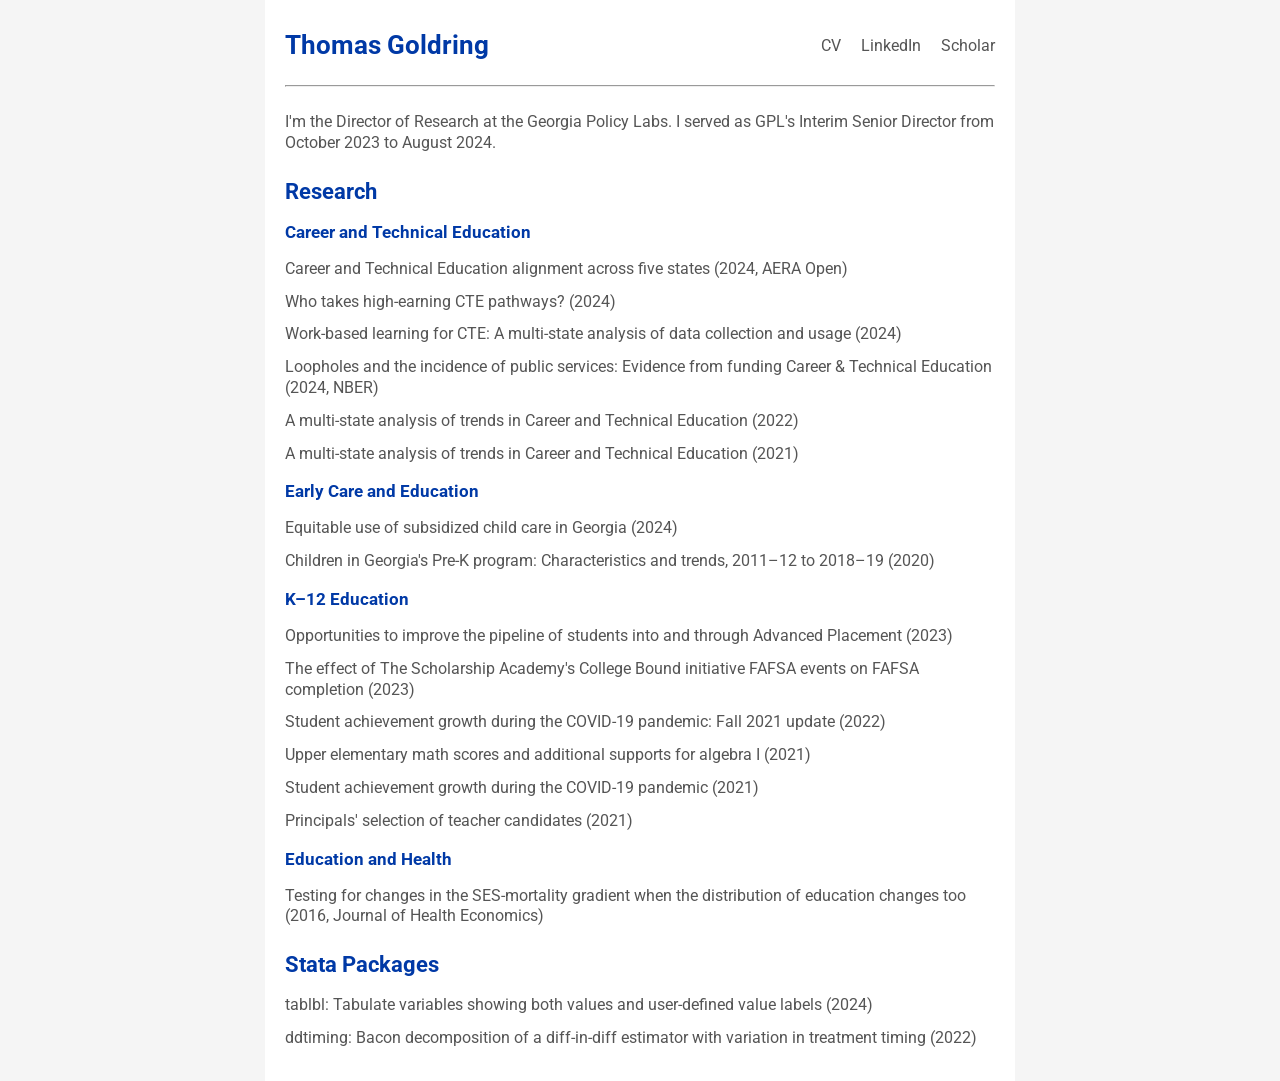
<file: index.html>
<!doctype html>
<html lang="en">
<head>
  <link rel="stylesheet" href="style.css" type="text/css">
  <link rel="preconnect" href="https://fonts.googleapis.com">
  <link rel="preconnect" href="https://fonts.gstatic.com" crossorigin>
  <link href="https://fonts.googleapis.com/css2?family=Roboto:wght@400;700&display=swap" rel="stylesheet">
  <meta charset="UTF-8">
  <meta name="viewport" content="width=device-width, initial-scale=1.0">
  <title>Thomas Goldring</title>
</head>
<body>
  <div class="container">
    <div class="header">
      <h1>Thomas Goldring</h1>
      <nav>
        <a href="/CV_Thomas Goldring_20250109.pdf">CV</a>
        <a href="https://www.linkedin.com/in/thomas-goldring-584221283/">LinkedIn</a>
        <a href="https://scholar.google.com/citations?user=3oa92vwAAAAJ">Scholar</a>
      </nav>
    </div>
    <hr>
    <p>I'm the <a href="https://gpl.gsu.edu/profile/thomas-goldring/">Director of Research</a> at the Georgia Policy Labs. I served as GPL's Interim Senior Director from October 2023 to August 2024.</p>

    <h2>Research</h2>

    <h3>Career and Technical Education</h3>
    <p><a href="https://gpl.gsu.edu/publications/cte-alignment-across-five-states/">Career and Technical Education alignment across five states</a> (2024, AERA Open)</p>
    <p><a href="https://gpl.gsu.edu/publications/who-takes-high-earning-cte-pathways/">Who takes high-earning CTE pathways?</a> (2024)</p>
    <p><a href="https://gpl.gsu.edu/publications/work-based-learning-for-cte/">Work-based learning for CTE: A multi-state analysis of data collection and usage</a> (2024)</p>
    <p><a href="https://www.nber.org/papers/w32390">Loopholes and the incidence of public services: Evidence from funding Career & Technical Education</a> (2024, NBER)</p>
    <p><a href="https://gpl.gsu.edu/publications/2022-multi-state-analysis-of-trends-in-cte/">A multi-state analysis of trends in Career and Technical Education</a> (2022)</p>
    <p><a href="https://gpl.gsu.edu/publications/2021-multi-state-analysis-of-trends-in-cte/">A multi-state analysis of trends in Career and Technical Education</a> (2021)</p>

    <h3>Early Care and Education</h3>
    <p><a href="https://gpl.gsu.edu/publications/equitable-use-of-subsidized-child-care-in-georgia/">Equitable use of subsidized child care in Georgia</a> (2024)</p>
    <p><a href="https://gpl.gsu.edu/publications/pre-k-analysis/">Children in Georgia's Pre-K program: Characteristics and trends, 2011&ndash;12 to 2018&ndash;19</a> (2020)</p>

    <h3>K&ndash;12 Education</h3>
    <p><a href="https://gpl.gsu.edu/publications/opportunities-to-improve-the-pipeline-of-students-into-and-through-advanced-placement/">Opportunities to improve the pipeline of students into and through Advanced Placement</a> (2023)</p>
    <p><a href="https://gpl.gsu.edu/publications/effect-of-tsas-college-bound-initiative-fafsa-events-on-fafsa-completion/">The effect of The Scholarship Academy's College Bound initiative FAFSA events on FAFSA completion</a> (2023)</p>
    <p><a href="https://gpl.gsu.edu/publications/student-achievement-growth-during-the-covid-19-pandemic-fall-2021-update/">Student achievement growth during the COVID-19 pandemic: Fall 2021 update</a> (2022)</p>
    <p><a href="https://gpl.gsu.edu/publications/understanding-the-relationship-between-upper-elementary-math-assessment-scores-and-algebra-i-with-additional-supports/">Upper elementary math scores and additional supports for algebra I</a> (2021)</p>
    <p><a href="https://gpl.gsu.edu/publications/student-achievement-growth-during-the-covid-19-pandemic/">Student achievement growth during the COVID-19 pandemic</a> (2021)</p>
    <p><a href="https://gpl.gsu.edu/publications/improving-teacher-quality/">Principals' selection of teacher candidates</a> (2021)</p>

    <h3>Education and Health</h3>
    <p><a href="https://doi.org/10.1016/j.jhealeco.2015.12.002">Testing for changes in the SES-mortality gradient when the distribution of education changes too</a> (2016, Journal of Health Economics)</p>
    
    <h2>Stata Packages</h2>
    <p><a href="https://github.com/tgoldring/tablbl">tablbl: Tabulate variables showing both values and user-defined value labels</a> (2024)</p>
    <p><a href="https://github.com/tgoldring/ddtiming">ddtiming: Bacon decomposition of a diff-in-diff estimator with variation in treatment timing</a> (2022)</p>
  </div>
</body>
</html>
</file>
<file: style.css>
.roboto-medium {
  font-family: "Roboto", sans-serif;
  font-weight: 400;
  font-style: normal;
}

.roboto-bold {
  font-family: "Roboto", sans-serif;
  font-weight: 700;
  font-style: normal;
}

body, html {
  margin: 0;
  padding: 0;
}

body {
  font-family: "Roboto", sans-serif;
  color: #555555;
  background-color: #f5f5f5;
}

.container {
  max-width: 750px;
  margin: 0 auto;
  padding: 20px;
  background-color: #fff;
  box-sizing: border-box;
}

hr {
  margin: 15px 0 25px 0;
}

@media (max-width: 900px) {
  .container {
    max-width: min(100%, 750px);
    padding: 12px;
  }
}

.container p {
  line-height: 1.3;
  font-weight: 400;
  font-size: 16px;
  margin: 10px 0 12px 0;
}

h1, h2, h3 {
  font-weight: 700;
  color:#0039a6;
}

h2 {
  font-size: 22px;
  margin-top: 25px;
}

h3 {
  font-size: 17px;
}

a:link, a:visited {
  color: inherit;
  text-decoration: none;
}

a:hover {
  color: #0039a6;
}

.header {
  display: flex;
  justify-content: space-between;
  align-items: center;
  color: inherit;
  padding: 10px 0px;
}

.header h1 {
  margin: 0;
  font-size: 26px;
}

.header nav {
  display: flex;
}

.header nav a:link {
  color: inherit;
  text-decoration: none;
  margin-left: 20px;
  font-size: 16px;
}

.header nav a:visited {
  color: inherit;
  text-decoration: none;
  margin-left: 20px;
  font-size: 16px;
}

.header nav a:hover {
  color: #0039a6;
}
</file>
